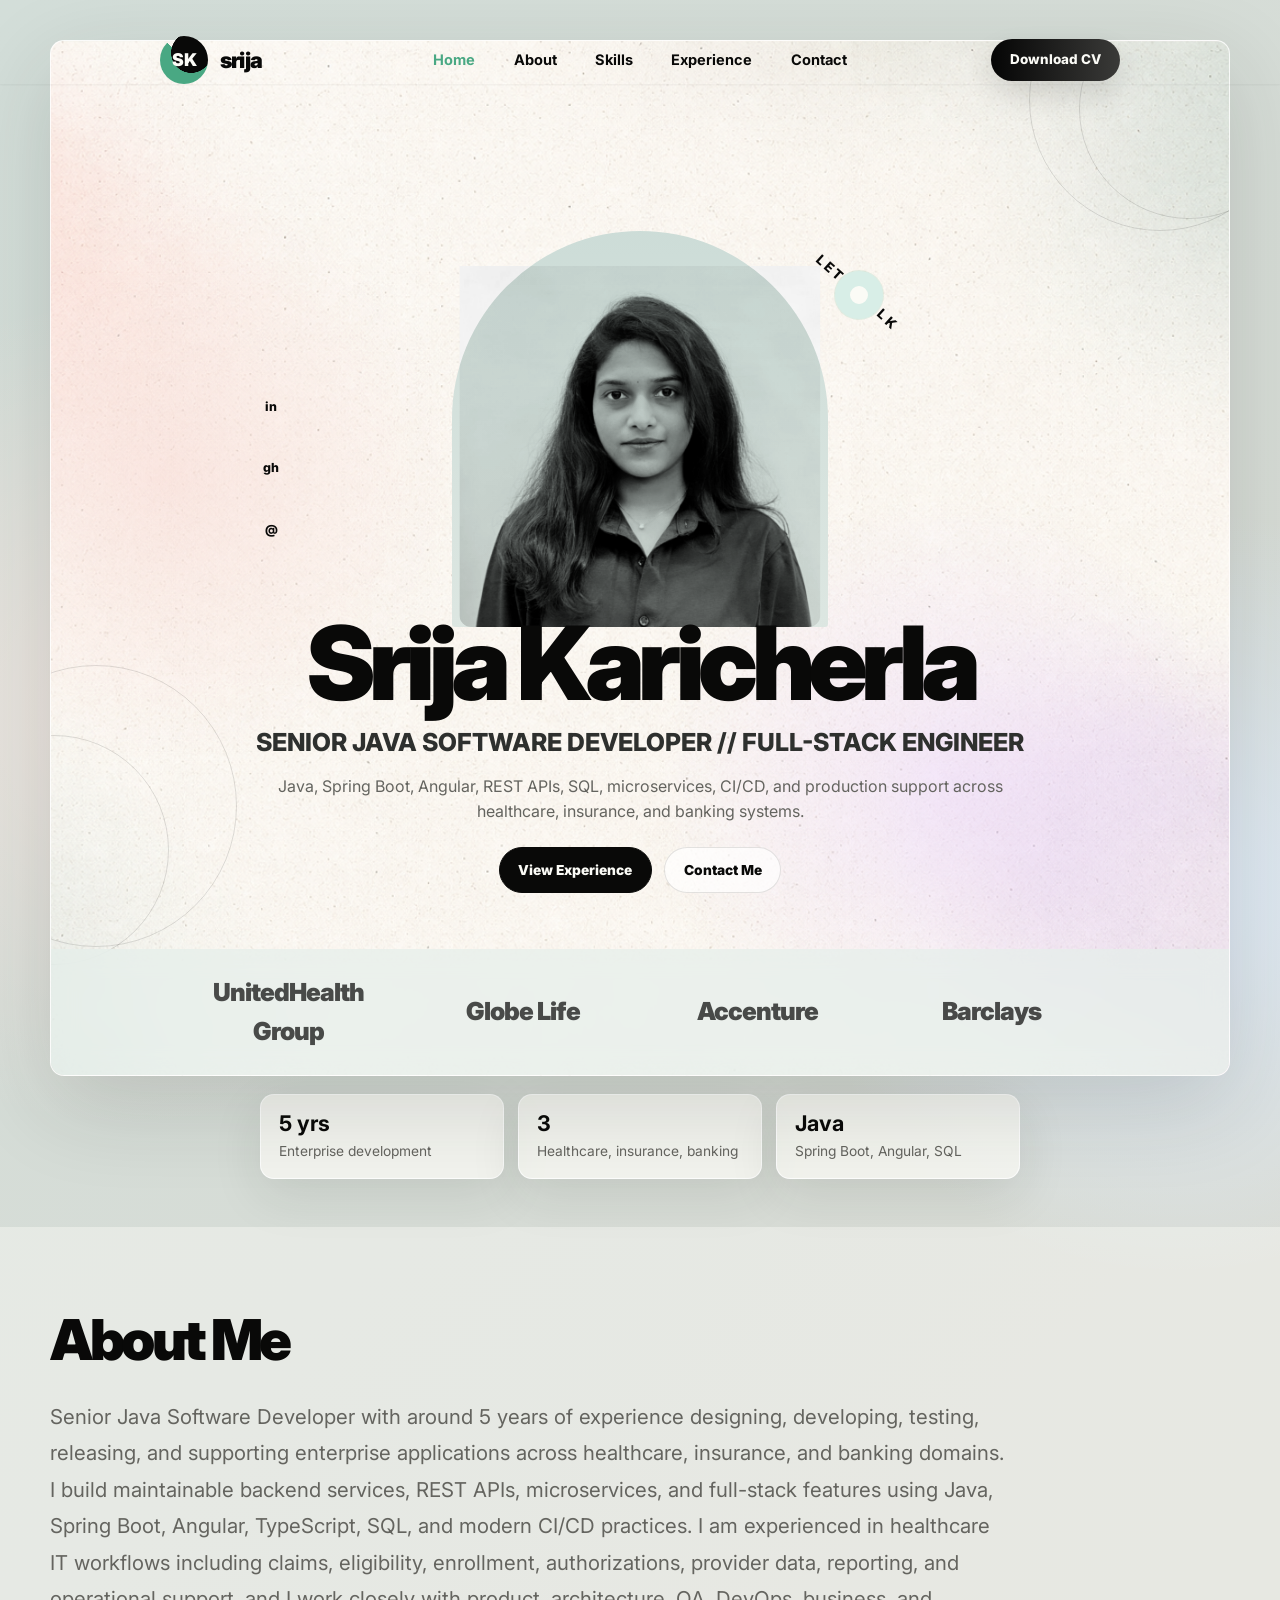
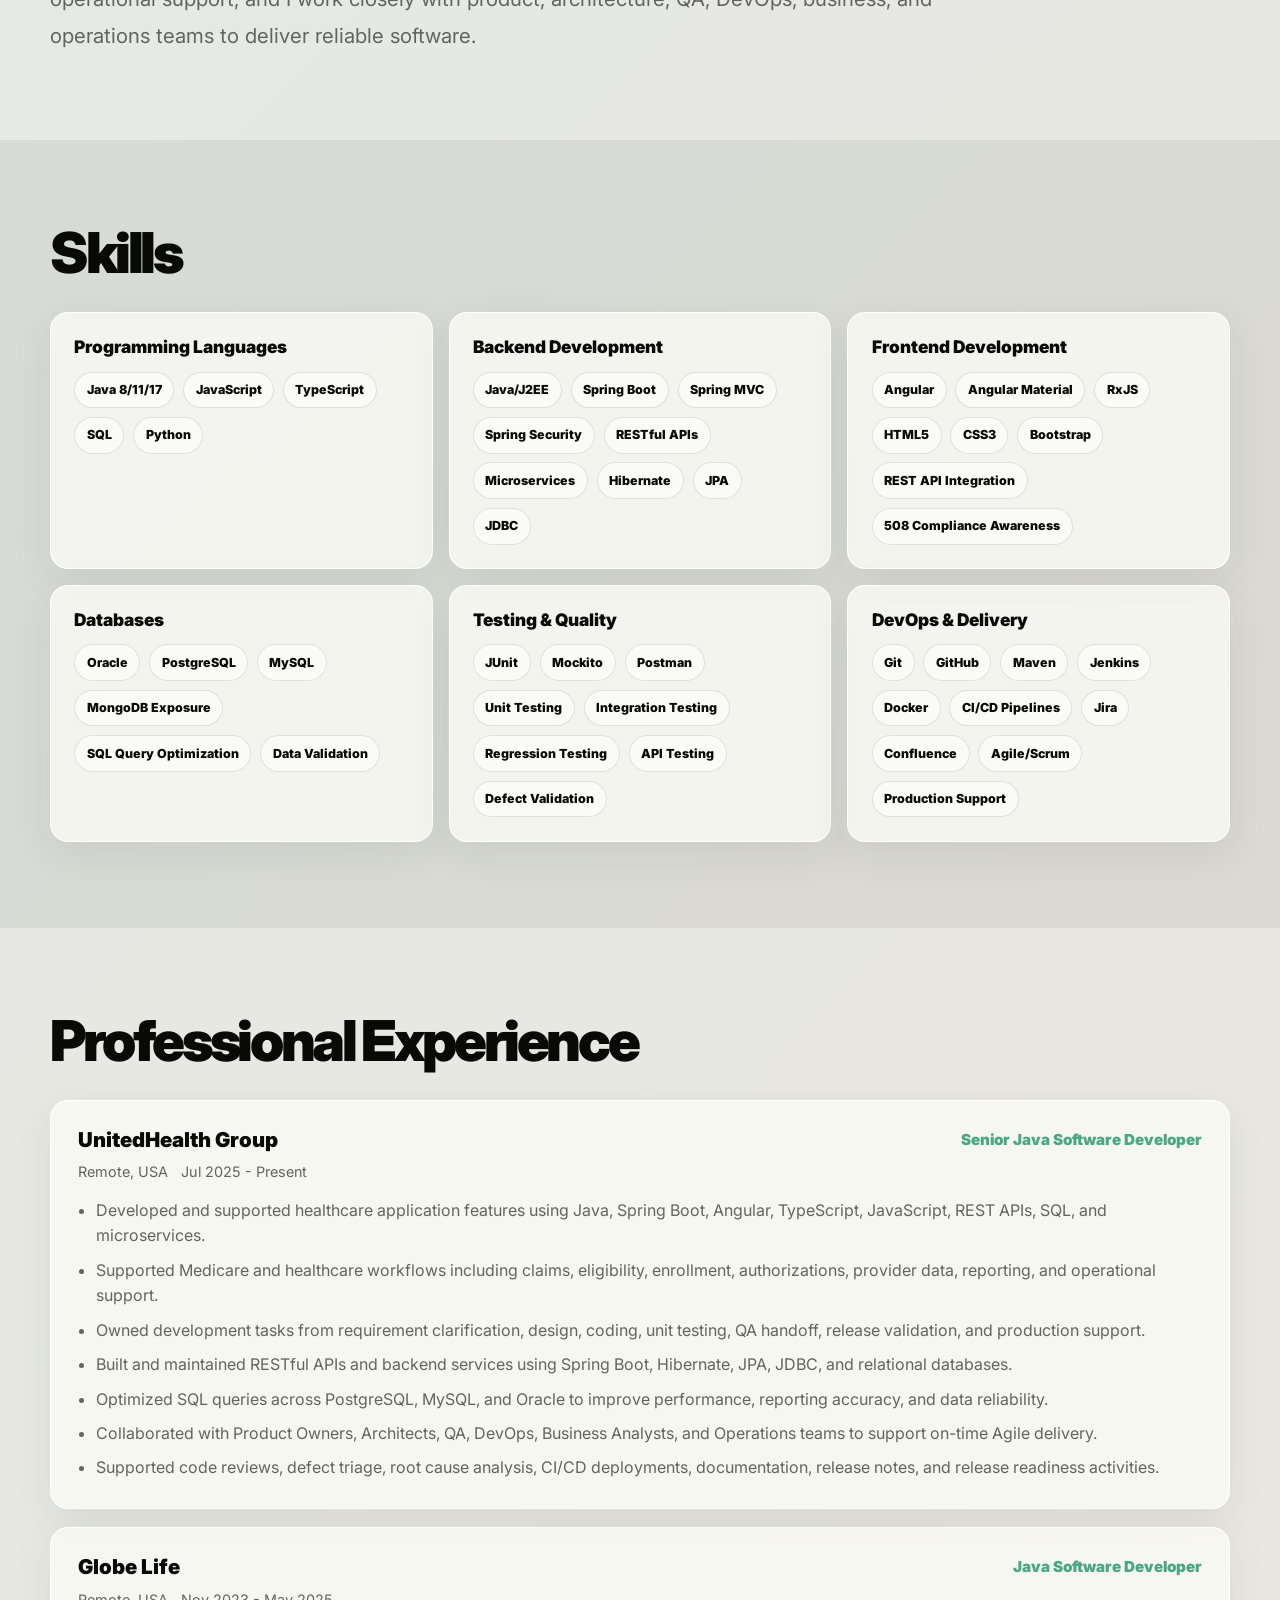
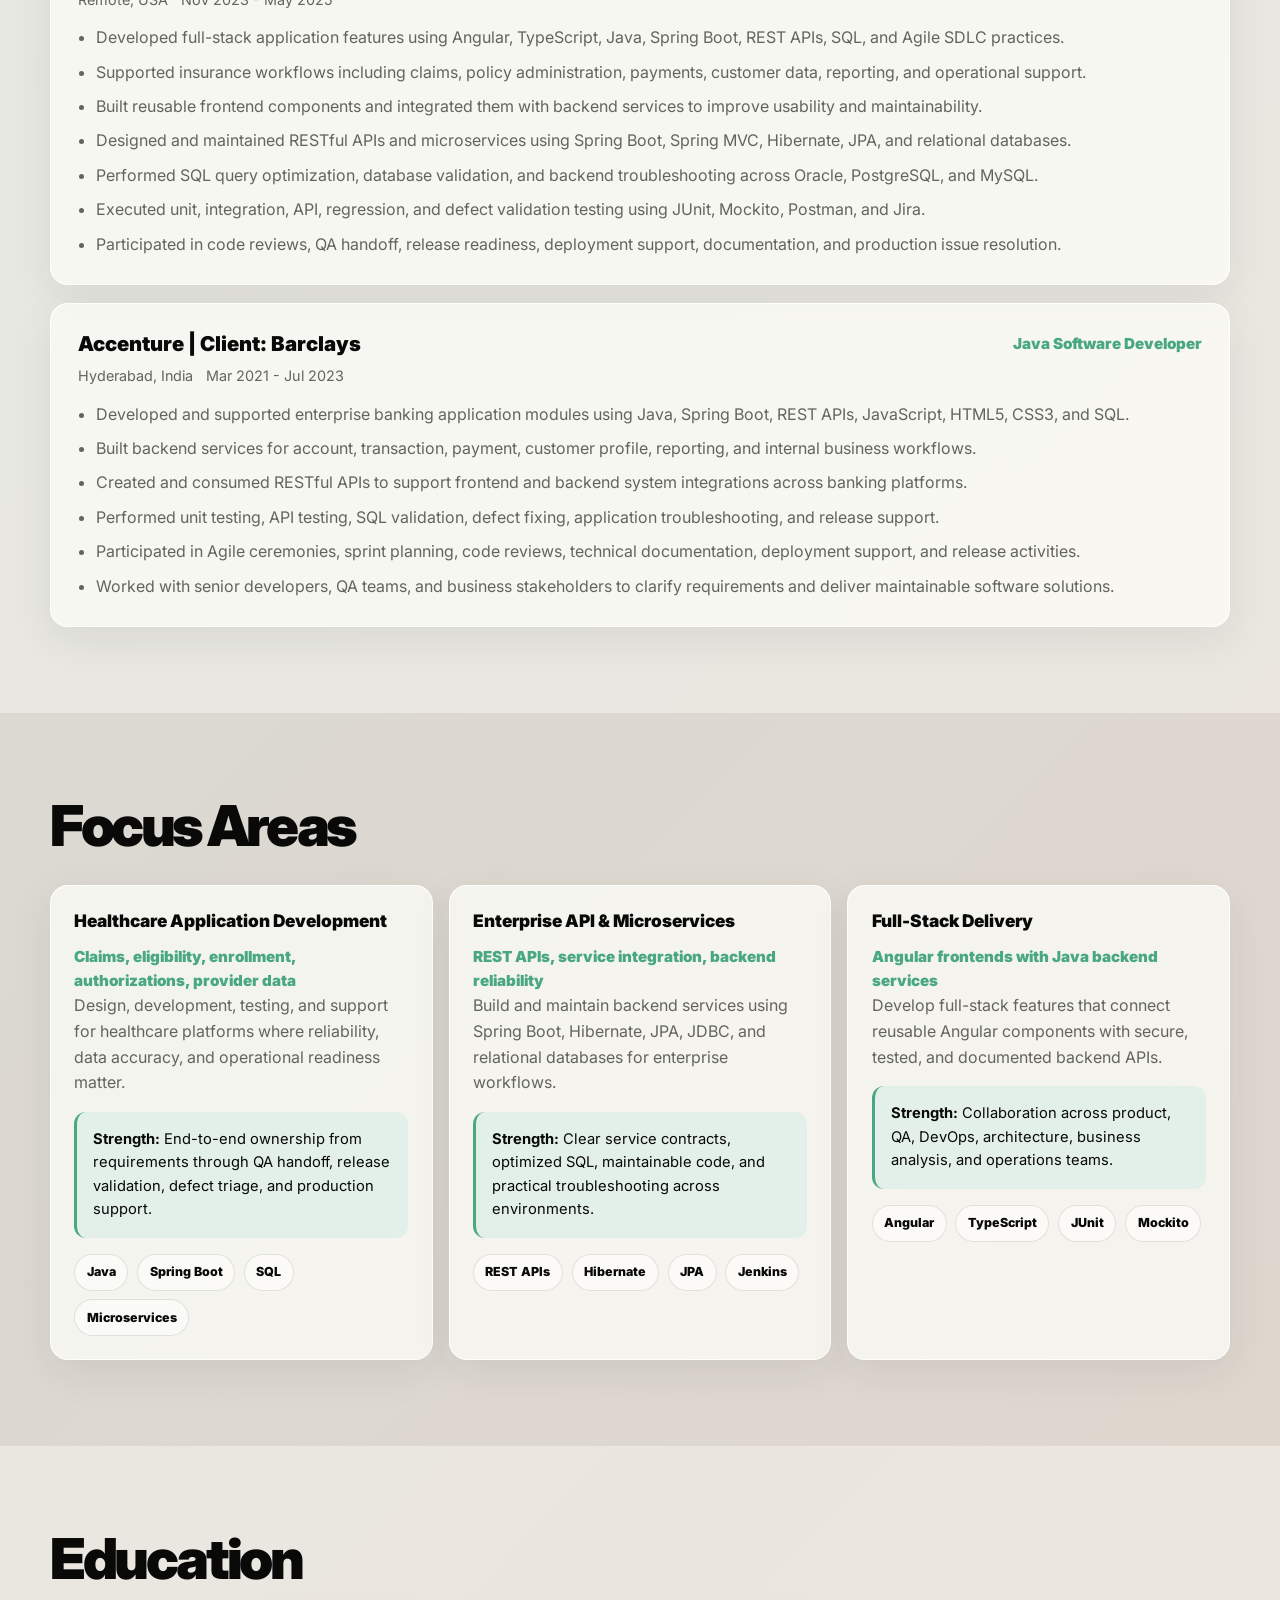
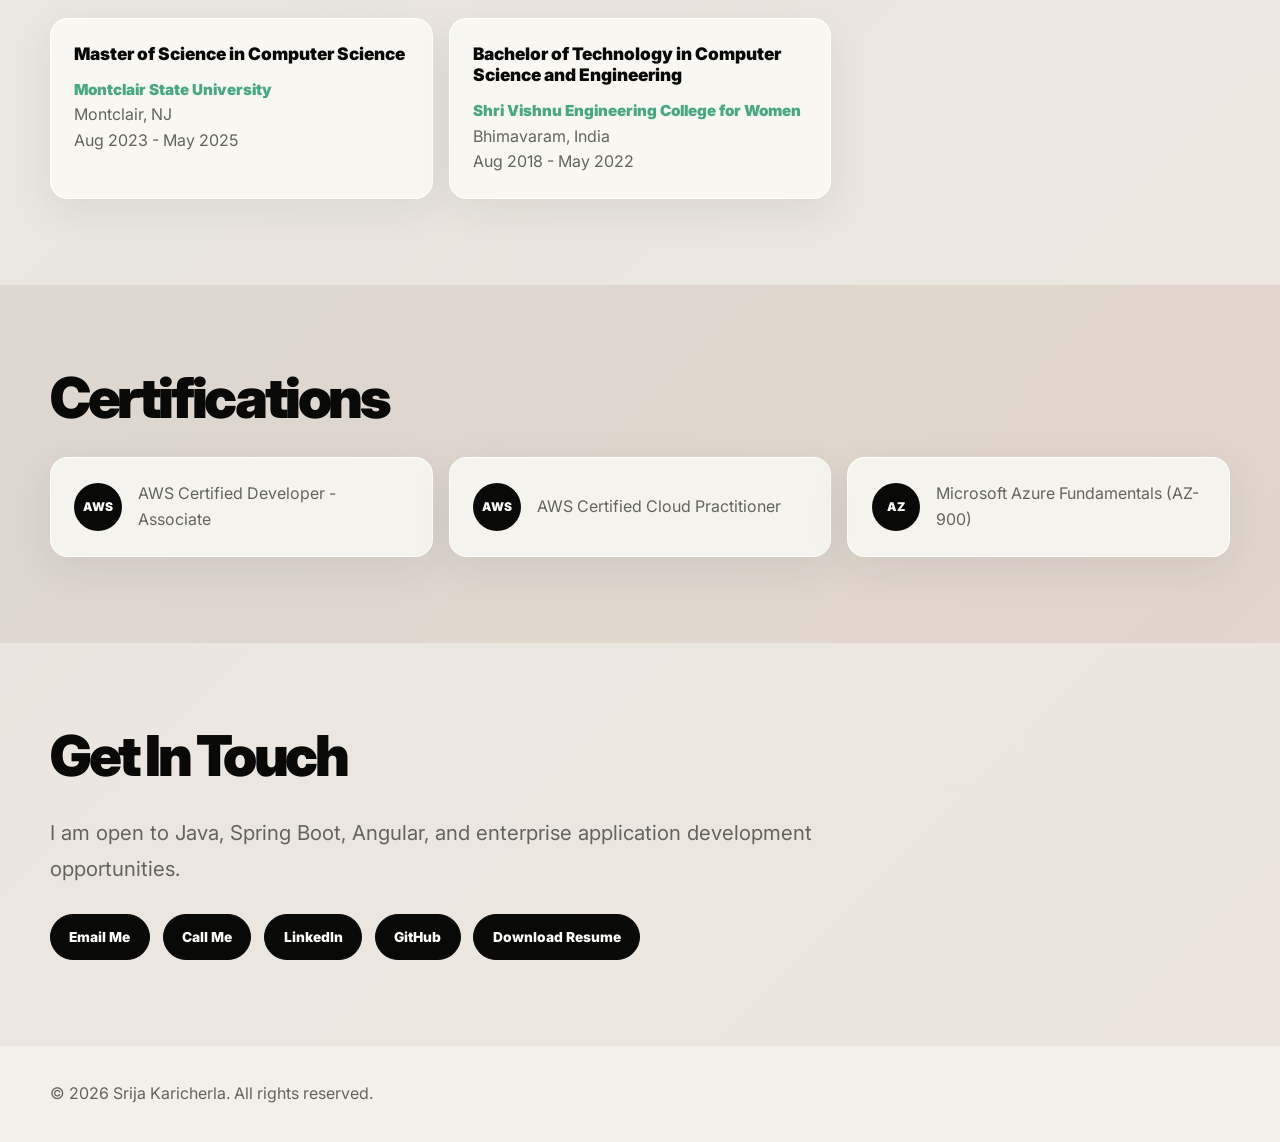
<file: index.html>
<!DOCTYPE html>
<html lang="en">
<head>
    <meta charset="UTF-8">
    <meta name="viewport" content="width=device-width, initial-scale=1.0">
    <title>Srija Karicherla | Senior Java Software Developer</title>
    <link rel="stylesheet" href="styles.css?v=20260707-redesign">
    <link rel="preconnect" href="https://fonts.googleapis.com">
    <link rel="preconnect" href="https://fonts.gstatic.com" crossorigin>
    <link href="https://fonts.googleapis.com/css2?family=Inter:wght@300;400;500;600;700&display=swap" rel="stylesheet">
</head>
<body>
    <nav class="navbar" id="navbar">
        <div class="nav-container">
            <a href="#home" class="nav-logo" aria-label="Srija Karicherla home">
                <span class="nav-mark">SK</span>
                <span class="nav-name">srija</span>
            </a>
            <ul class="nav-menu" id="nav-menu">
                <li><a href="#home" class="nav-link">Home</a></li>
                <li><a href="#about" class="nav-link">About</a></li>
                <li><a href="#skills" class="nav-link">Skills</a></li>
                <li><a href="#experience" class="nav-link">Experience</a></li>
                <li><a href="#contact" class="nav-link">Contact</a></li>
            </ul>
            <a href="Srija_Karicherla_Resume.pdf" download="Srija_Karicherla_Resume.pdf" class="nav-cta">Download CV</a>
            <div class="hamburger" id="hamburger">
                <span></span>
                <span></span>
                <span></span>
            </div>
        </div>
    </nav>

    <section id="home" class="hero">
        <div class="container">
            <div class="hero-card">
                <div class="hero-social" aria-label="Social links">
                    <a href="https://www.linkedin.com/in/srija-karicherla-01a4681b2/" target="_blank" aria-label="LinkedIn">in</a>
                    <a href="https://github.com/srijakaricherla" target="_blank" aria-label="GitHub">gh</a>
                    <a href="mailto:karicherlasrija28@gmail.com" aria-label="Email">@</a>
                </div>

                <div class="talk-orbit" aria-hidden="true">
                    <span>LET'S TALK</span>
                    <i></i>
                </div>

                <div class="corner-line corner-line-left" aria-hidden="true"></div>
                <div class="corner-line corner-line-right" aria-hidden="true"></div>

                <div class="hero-portrait-wrap">
                    <div class="portrait-arch"></div>
                    <img src="profile.jpg" alt="Srija Karicherla" class="hero-image">
                </div>

                <div class="hero-copy">
                    <h1 class="hero-name">Srija Karicherla</h1>
                    <p class="hero-title">Senior Java Software Developer // Full-Stack Engineer</p>
                    <p class="hero-summary">Java, Spring Boot, Angular, REST APIs, SQL, microservices, CI/CD, and production support across healthcare, insurance, and banking systems.</p>
                    <div class="hero-buttons">
                        <a href="#experience" class="btn btn-primary">View Experience</a>
                        <a href="#contact" class="btn btn-secondary">Contact Me</a>
                    </div>
                </div>

                <div class="brand-strip" aria-label="Professional experience highlights">
                    <span>UnitedHealth Group</span>
                    <span>Globe Life</span>
                    <span>Accenture</span>
                    <span>Barclays</span>
                </div>
            </div>

            <div class="hero-stats" aria-label="Career summary">
                <div>
                    <strong>5 yrs</strong>
                    <span>Enterprise development</span>
                </div>
                <div>
                    <strong>3</strong>
                    <span>Healthcare, insurance, banking</span>
                </div>
                <div>
                    <strong>Java</strong>
                    <span>Spring Boot, Angular, SQL</span>
                </div>
            </div>
        </div>
    </section>

    <section id="about" class="about">
        <div class="container">
            <h2 class="section-title">About Me</h2>
            <div class="about-content">
                <p class="about-text">
                    Senior Java Software Developer with around 5 years of experience designing, developing, testing, releasing, and supporting enterprise applications across healthcare, insurance, and banking domains. I build maintainable backend services, REST APIs, microservices, and full-stack features using Java, Spring Boot, Angular, TypeScript, SQL, and modern CI/CD practices. I am experienced in healthcare IT workflows including claims, eligibility, enrollment, authorizations, provider data, reporting, and operational support, and I work closely with product, architecture, QA, DevOps, business, and operations teams to deliver reliable software.
                </p>
            </div>
        </div>
    </section>

    <section id="skills" class="skills">
        <div class="container">
            <h2 class="section-title">Skills</h2>
            <div class="skills-grid">
                <div class="skill-category">
                    <h3 class="skill-category-title">Programming Languages</h3>
                    <div class="skill-tags">
                        <span class="skill-tag">Java 8/11/17</span>
                        <span class="skill-tag">JavaScript</span>
                        <span class="skill-tag">TypeScript</span>
                        <span class="skill-tag">SQL</span>
                        <span class="skill-tag">Python</span>
                    </div>
                </div>
                <div class="skill-category">
                    <h3 class="skill-category-title">Backend Development</h3>
                    <div class="skill-tags">
                        <span class="skill-tag">Java/J2EE</span>
                        <span class="skill-tag">Spring Boot</span>
                        <span class="skill-tag">Spring MVC</span>
                        <span class="skill-tag">Spring Security</span>
                        <span class="skill-tag">RESTful APIs</span>
                        <span class="skill-tag">Microservices</span>
                        <span class="skill-tag">Hibernate</span>
                        <span class="skill-tag">JPA</span>
                        <span class="skill-tag">JDBC</span>
                    </div>
                </div>
                <div class="skill-category">
                    <h3 class="skill-category-title">Frontend Development</h3>
                    <div class="skill-tags">
                        <span class="skill-tag">Angular</span>
                        <span class="skill-tag">Angular Material</span>
                        <span class="skill-tag">RxJS</span>
                        <span class="skill-tag">HTML5</span>
                        <span class="skill-tag">CSS3</span>
                        <span class="skill-tag">Bootstrap</span>
                        <span class="skill-tag">REST API Integration</span>
                        <span class="skill-tag">508 Compliance Awareness</span>
                    </div>
                </div>
                <div class="skill-category">
                    <h3 class="skill-category-title">Databases</h3>
                    <div class="skill-tags">
                        <span class="skill-tag">Oracle</span>
                        <span class="skill-tag">PostgreSQL</span>
                        <span class="skill-tag">MySQL</span>
                        <span class="skill-tag">MongoDB Exposure</span>
                        <span class="skill-tag">SQL Query Optimization</span>
                        <span class="skill-tag">Data Validation</span>
                    </div>
                </div>
                <div class="skill-category">
                    <h3 class="skill-category-title">Testing & Quality</h3>
                    <div class="skill-tags">
                        <span class="skill-tag">JUnit</span>
                        <span class="skill-tag">Mockito</span>
                        <span class="skill-tag">Postman</span>
                        <span class="skill-tag">Unit Testing</span>
                        <span class="skill-tag">Integration Testing</span>
                        <span class="skill-tag">Regression Testing</span>
                        <span class="skill-tag">API Testing</span>
                        <span class="skill-tag">Defect Validation</span>
                    </div>
                </div>
                <div class="skill-category">
                    <h3 class="skill-category-title">DevOps & Delivery</h3>
                    <div class="skill-tags">
                        <span class="skill-tag">Git</span>
                        <span class="skill-tag">GitHub</span>
                        <span class="skill-tag">Maven</span>
                        <span class="skill-tag">Jenkins</span>
                        <span class="skill-tag">Docker</span>
                        <span class="skill-tag">CI/CD Pipelines</span>
                        <span class="skill-tag">Jira</span>
                        <span class="skill-tag">Confluence</span>
                        <span class="skill-tag">Agile/Scrum</span>
                        <span class="skill-tag">Production Support</span>
                    </div>
                </div>
            </div>
        </div>
    </section>

    <section id="experience" class="experience">
        <div class="container">
            <h2 class="section-title">Professional Experience</h2>
            <div class="timeline">
                <div class="timeline-item">
                    <div class="timeline-marker"></div>
                    <div class="timeline-content">
                        <div class="timeline-header">
                            <h3 class="timeline-company">UnitedHealth Group</h3>
                            <span class="timeline-role">Senior Java Software Developer</span>
                        </div>
                        <div class="timeline-meta">
                            <span class="timeline-location">Remote, USA</span>
                            <span class="timeline-date">Jul 2025 - Present</span>
                        </div>
                        <ul class="timeline-duties">
                            <li>Developed and supported healthcare application features using Java, Spring Boot, Angular, TypeScript, JavaScript, REST APIs, SQL, and microservices.</li>
                            <li>Supported Medicare and healthcare workflows including claims, eligibility, enrollment, authorizations, provider data, reporting, and operational support.</li>
                            <li>Owned development tasks from requirement clarification, design, coding, unit testing, QA handoff, release validation, and production support.</li>
                            <li>Built and maintained RESTful APIs and backend services using Spring Boot, Hibernate, JPA, JDBC, and relational databases.</li>
                            <li>Optimized SQL queries across PostgreSQL, MySQL, and Oracle to improve performance, reporting accuracy, and data reliability.</li>
                            <li>Collaborated with Product Owners, Architects, QA, DevOps, Business Analysts, and Operations teams to support on-time Agile delivery.</li>
                            <li>Supported code reviews, defect triage, root cause analysis, CI/CD deployments, documentation, release notes, and release readiness activities.</li>
                        </ul>
                    </div>
                </div>
                <div class="timeline-item">
                    <div class="timeline-marker"></div>
                    <div class="timeline-content">
                        <div class="timeline-header">
                            <h3 class="timeline-company">Globe Life</h3>
                            <span class="timeline-role">Java Software Developer</span>
                        </div>
                        <div class="timeline-meta">
                            <span class="timeline-location">Remote, USA</span>
                            <span class="timeline-date">Nov 2023 - May 2025</span>
                        </div>
                        <ul class="timeline-duties">
                            <li>Developed full-stack application features using Angular, TypeScript, Java, Spring Boot, REST APIs, SQL, and Agile SDLC practices.</li>
                            <li>Supported insurance workflows including claims, policy administration, payments, customer data, reporting, and operational support.</li>
                            <li>Built reusable frontend components and integrated them with backend services to improve usability and maintainability.</li>
                            <li>Designed and maintained RESTful APIs and microservices using Spring Boot, Spring MVC, Hibernate, JPA, and relational databases.</li>
                            <li>Performed SQL query optimization, database validation, and backend troubleshooting across Oracle, PostgreSQL, and MySQL.</li>
                            <li>Executed unit, integration, API, regression, and defect validation testing using JUnit, Mockito, Postman, and Jira.</li>
                            <li>Participated in code reviews, QA handoff, release readiness, deployment support, documentation, and production issue resolution.</li>
                        </ul>
                    </div>
                </div>
                <div class="timeline-item">
                    <div class="timeline-marker"></div>
                    <div class="timeline-content">
                        <div class="timeline-header">
                            <h3 class="timeline-company">Accenture | Client: Barclays</h3>
                            <span class="timeline-role">Java Software Developer</span>
                        </div>
                        <div class="timeline-meta">
                            <span class="timeline-location">Hyderabad, India</span>
                            <span class="timeline-date">Mar 2021 - Jul 2023</span>
                        </div>
                        <ul class="timeline-duties">
                            <li>Developed and supported enterprise banking application modules using Java, Spring Boot, REST APIs, JavaScript, HTML5, CSS3, and SQL.</li>
                            <li>Built backend services for account, transaction, payment, customer profile, reporting, and internal business workflows.</li>
                            <li>Created and consumed RESTful APIs to support frontend and backend system integrations across banking platforms.</li>
                            <li>Performed unit testing, API testing, SQL validation, defect fixing, application troubleshooting, and release support.</li>
                            <li>Participated in Agile ceremonies, sprint planning, code reviews, technical documentation, deployment support, and release activities.</li>
                            <li>Worked with senior developers, QA teams, and business stakeholders to clarify requirements and deliver maintainable software solutions.</li>
                        </ul>
                    </div>
                </div>
            </div>
        </div>
    </section>

    <section id="projects" class="projects">
        <div class="container">
            <h2 class="section-title">Focus Areas</h2>
            <div class="projects-grid">
                <div class="project-card">
                    <h3 class="project-title">Healthcare Application Development</h3>
                    <p class="project-subtitle">Claims, eligibility, enrollment, authorizations, provider data</p>
                    <p class="project-description">
                        Design, development, testing, and support for healthcare platforms where reliability, data accuracy, and operational readiness matter.
                    </p>
                    <div class="project-highlight">
                        <strong>Strength:</strong> End-to-end ownership from requirements through QA handoff, release validation, defect triage, and production support.
                    </div>
                    <div class="project-tags">
                        <span class="project-tag">Java</span>
                        <span class="project-tag">Spring Boot</span>
                        <span class="project-tag">SQL</span>
                        <span class="project-tag">Microservices</span>
                    </div>
                </div>
                <div class="project-card">
                    <h3 class="project-title">Enterprise API & Microservices</h3>
                    <p class="project-subtitle">REST APIs, service integration, backend reliability</p>
                    <p class="project-description">
                        Build and maintain backend services using Spring Boot, Hibernate, JPA, JDBC, and relational databases for enterprise workflows.
                    </p>
                    <div class="project-highlight">
                        <strong>Strength:</strong> Clear service contracts, optimized SQL, maintainable code, and practical troubleshooting across environments.
                    </div>
                    <div class="project-tags">
                        <span class="project-tag">REST APIs</span>
                        <span class="project-tag">Hibernate</span>
                        <span class="project-tag">JPA</span>
                        <span class="project-tag">Jenkins</span>
                    </div>
                </div>
                <div class="project-card">
                    <h3 class="project-title">Full-Stack Delivery</h3>
                    <p class="project-subtitle">Angular frontends with Java backend services</p>
                    <p class="project-description">
                        Develop full-stack features that connect reusable Angular components with secure, tested, and documented backend APIs.
                    </p>
                    <div class="project-highlight">
                        <strong>Strength:</strong> Collaboration across product, QA, DevOps, architecture, business analysis, and operations teams.
                    </div>
                    <div class="project-tags">
                        <span class="project-tag">Angular</span>
                        <span class="project-tag">TypeScript</span>
                        <span class="project-tag">JUnit</span>
                        <span class="project-tag">Mockito</span>
                    </div>
                </div>
            </div>
        </div>
    </section>

    <section id="education" class="education">
        <div class="container">
            <h2 class="section-title">Education</h2>
            <div class="education-grid">
                <div class="education-card">
                    <h3 class="education-degree">Master of Science in Computer Science</h3>
                    <p class="education-school">Montclair State University</p>
                    <p class="education-location">Montclair, NJ</p>
                    <p class="education-date">Aug 2023 - May 2025</p>
                </div>
                <div class="education-card">
                    <h3 class="education-degree">Bachelor of Technology in Computer Science and Engineering</h3>
                    <p class="education-school">Shri Vishnu Engineering College for Women</p>
                    <p class="education-location">Bhimavaram, India</p>
                    <p class="education-date">Aug 2018 - May 2022</p>
                </div>
            </div>
        </div>
    </section>

    <section id="certifications" class="certifications">
        <div class="container">
            <h2 class="section-title">Certifications</h2>
            <div class="certifications-grid">
                <div class="certification-item">
                    <span class="cert-icon">AWS</span>
                    <span class="cert-name">AWS Certified Developer - Associate</span>
                </div>
                <div class="certification-item">
                    <span class="cert-icon">AWS</span>
                    <span class="cert-name">AWS Certified Cloud Practitioner</span>
                </div>
                <div class="certification-item">
                    <span class="cert-icon">AZ</span>
                    <span class="cert-name">Microsoft Azure Fundamentals (AZ-900)</span>
                </div>
            </div>
        </div>
    </section>

    <section id="contact" class="contact">
        <div class="container">
            <h2 class="section-title">Get In Touch</h2>
            <div class="contact-content">
                <p class="contact-text">I am open to Java, Spring Boot, Angular, and enterprise application development opportunities.</p>
                <div class="contact-links">
                    <a href="mailto:karicherlasrija28@gmail.com" class="contact-button">
                        Email Me
                    </a>
                    <a href="tel:+17377078937" class="contact-button">
                        Call Me
                    </a>
                    <a href="https://www.linkedin.com/in/srija-karicherla-01a4681b2/" target="_blank" class="contact-button">
                        LinkedIn
                    </a>
                    <a href="https://github.com/srijakaricherla" target="_blank" class="contact-button">
                        GitHub
                    </a>
                    <a href="Srija_Karicherla_Resume.pdf" download="Srija_Karicherla_Resume.pdf" class="contact-button">
                        Download Resume
                    </a>
                </div>
            </div>
        </div>
    </section>

    <footer class="footer">
        <div class="container">
            <p>&copy; 2026 Srija Karicherla. All rights reserved.</p>
        </div>
    </footer>

    <script src="script.js"></script>
</body>
</html>
</file>
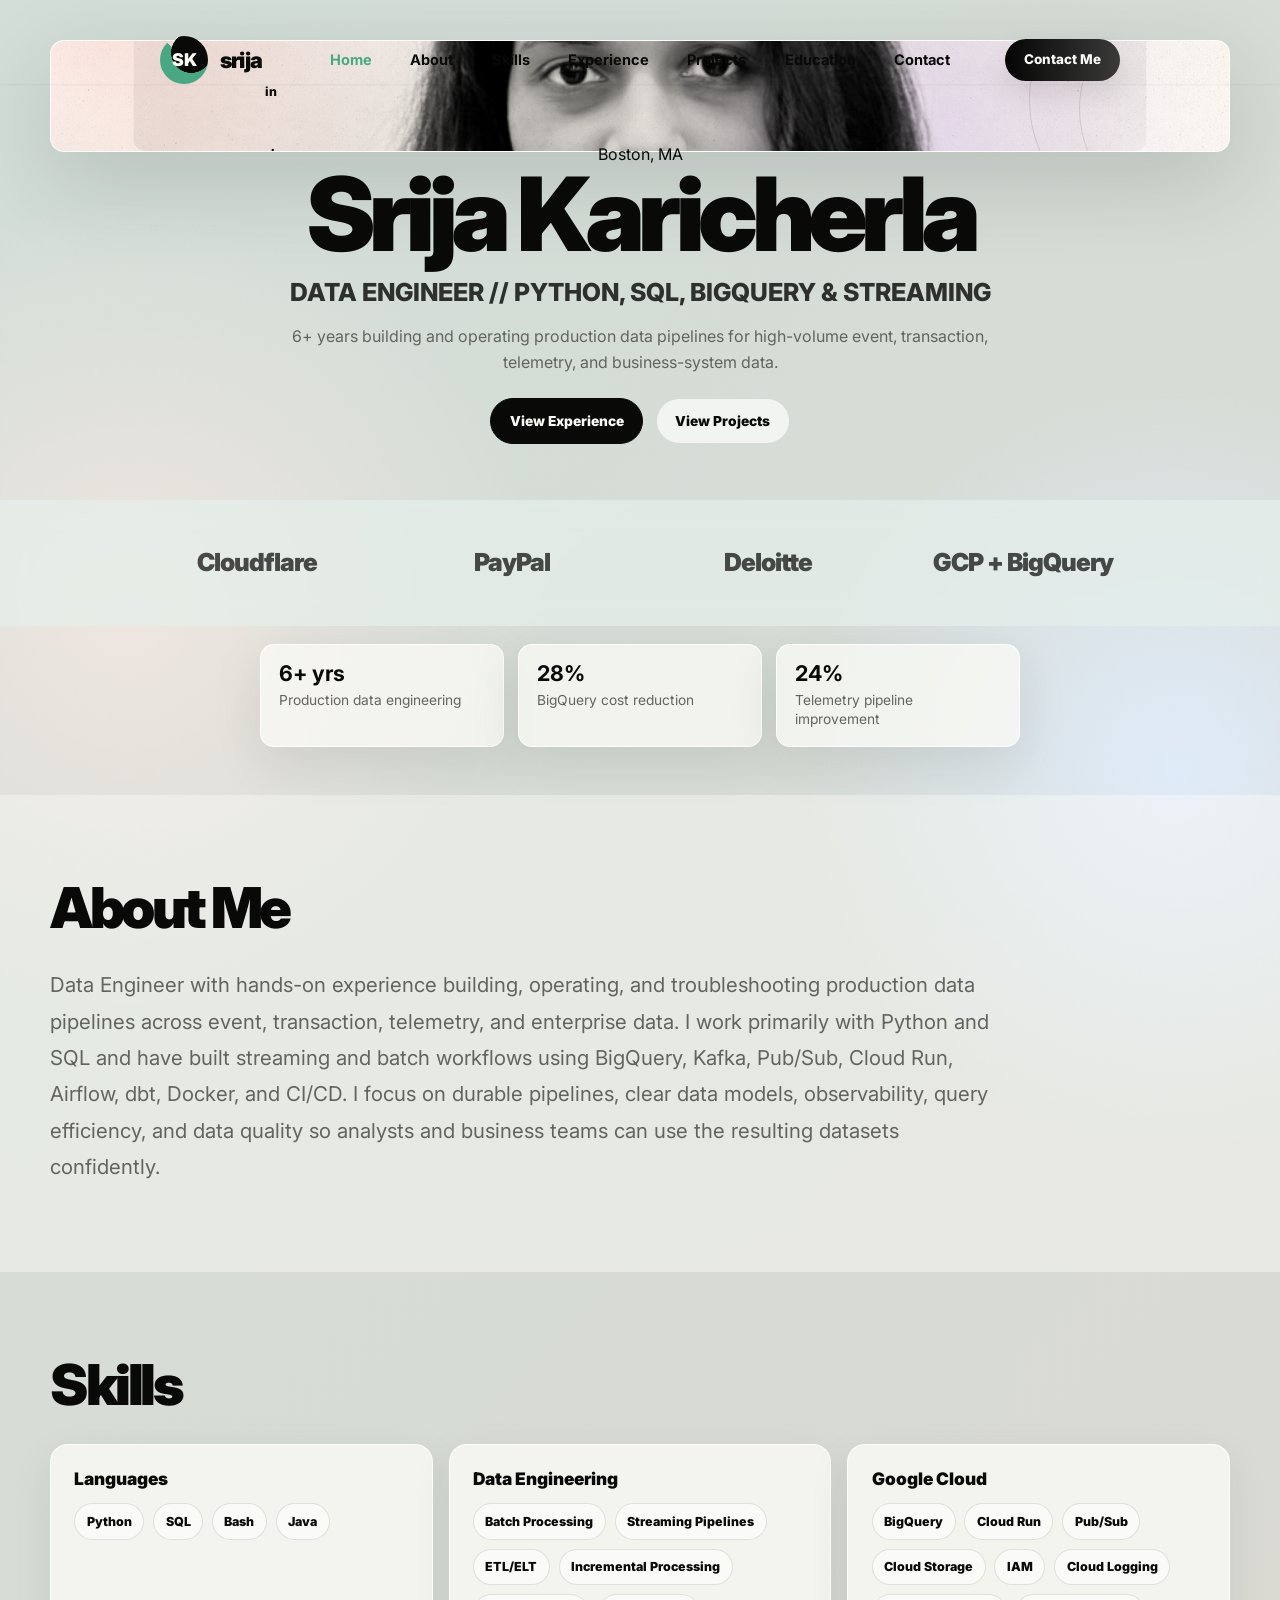
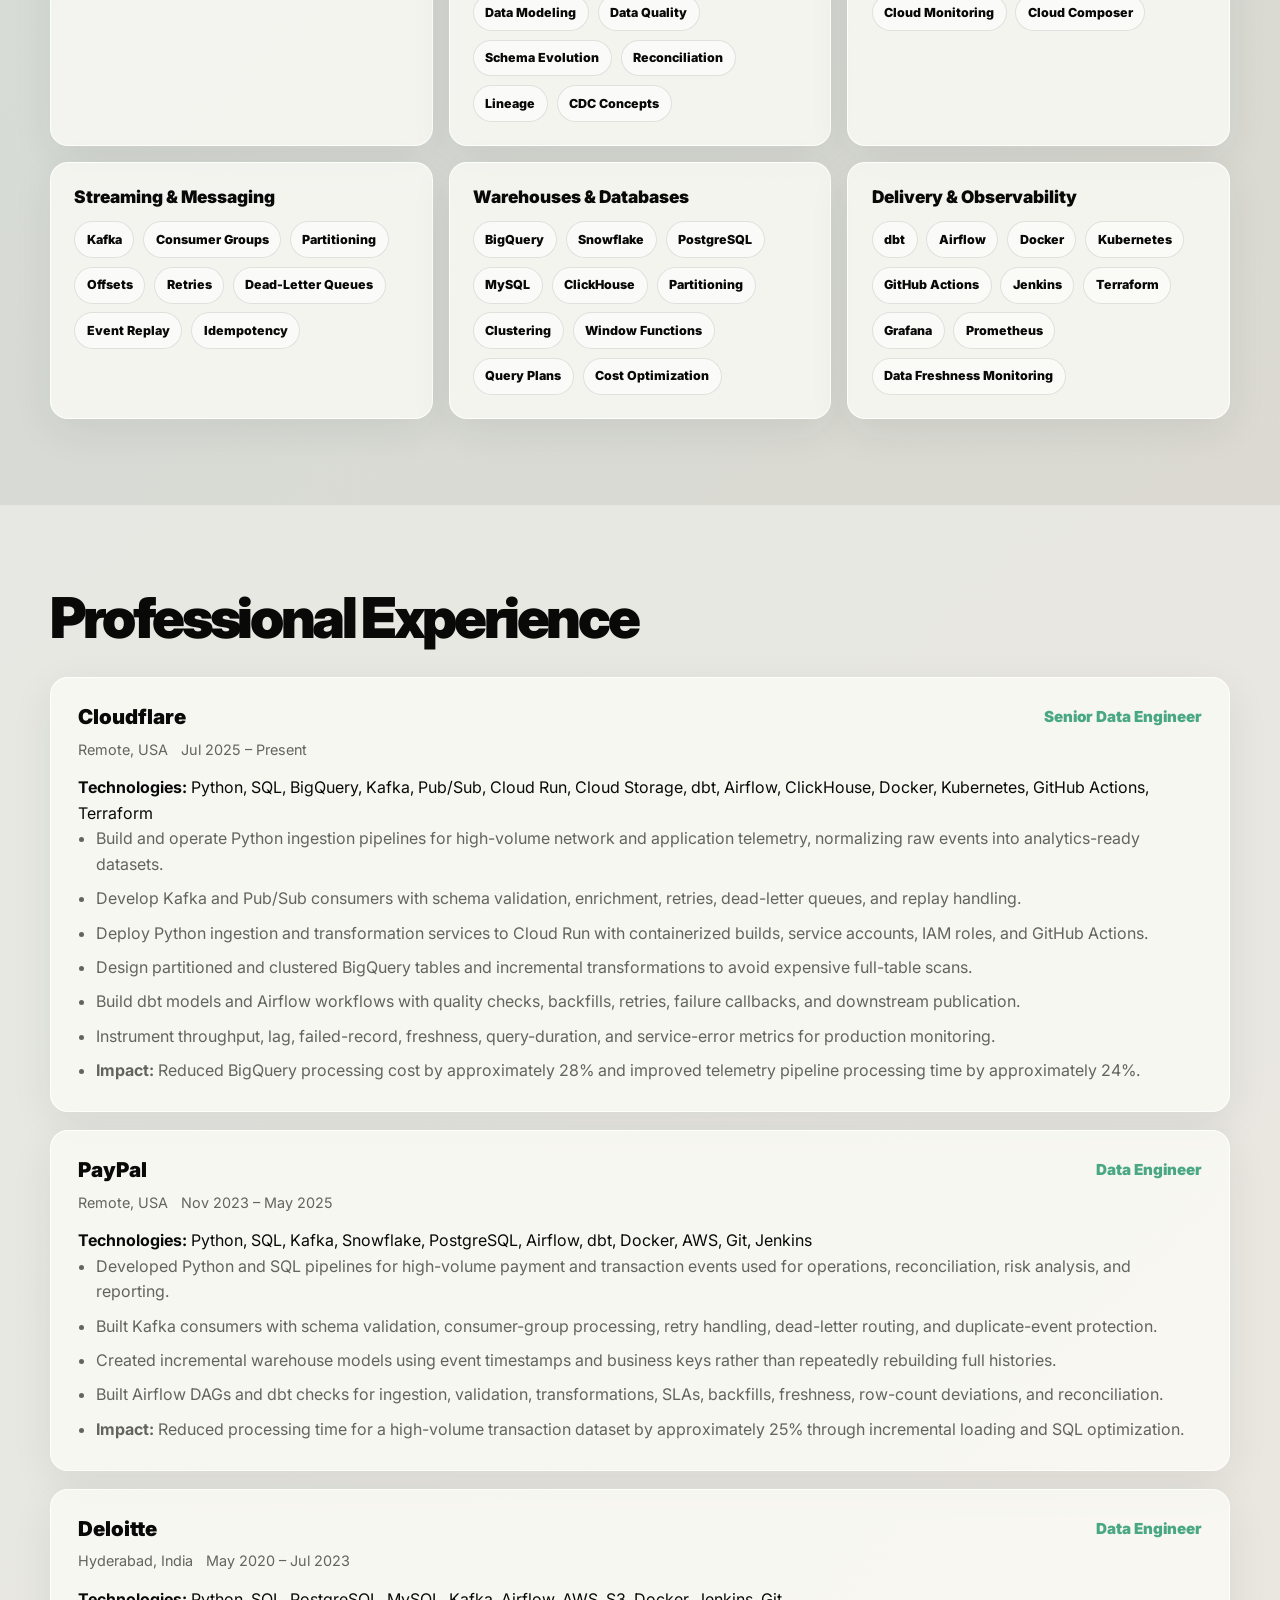
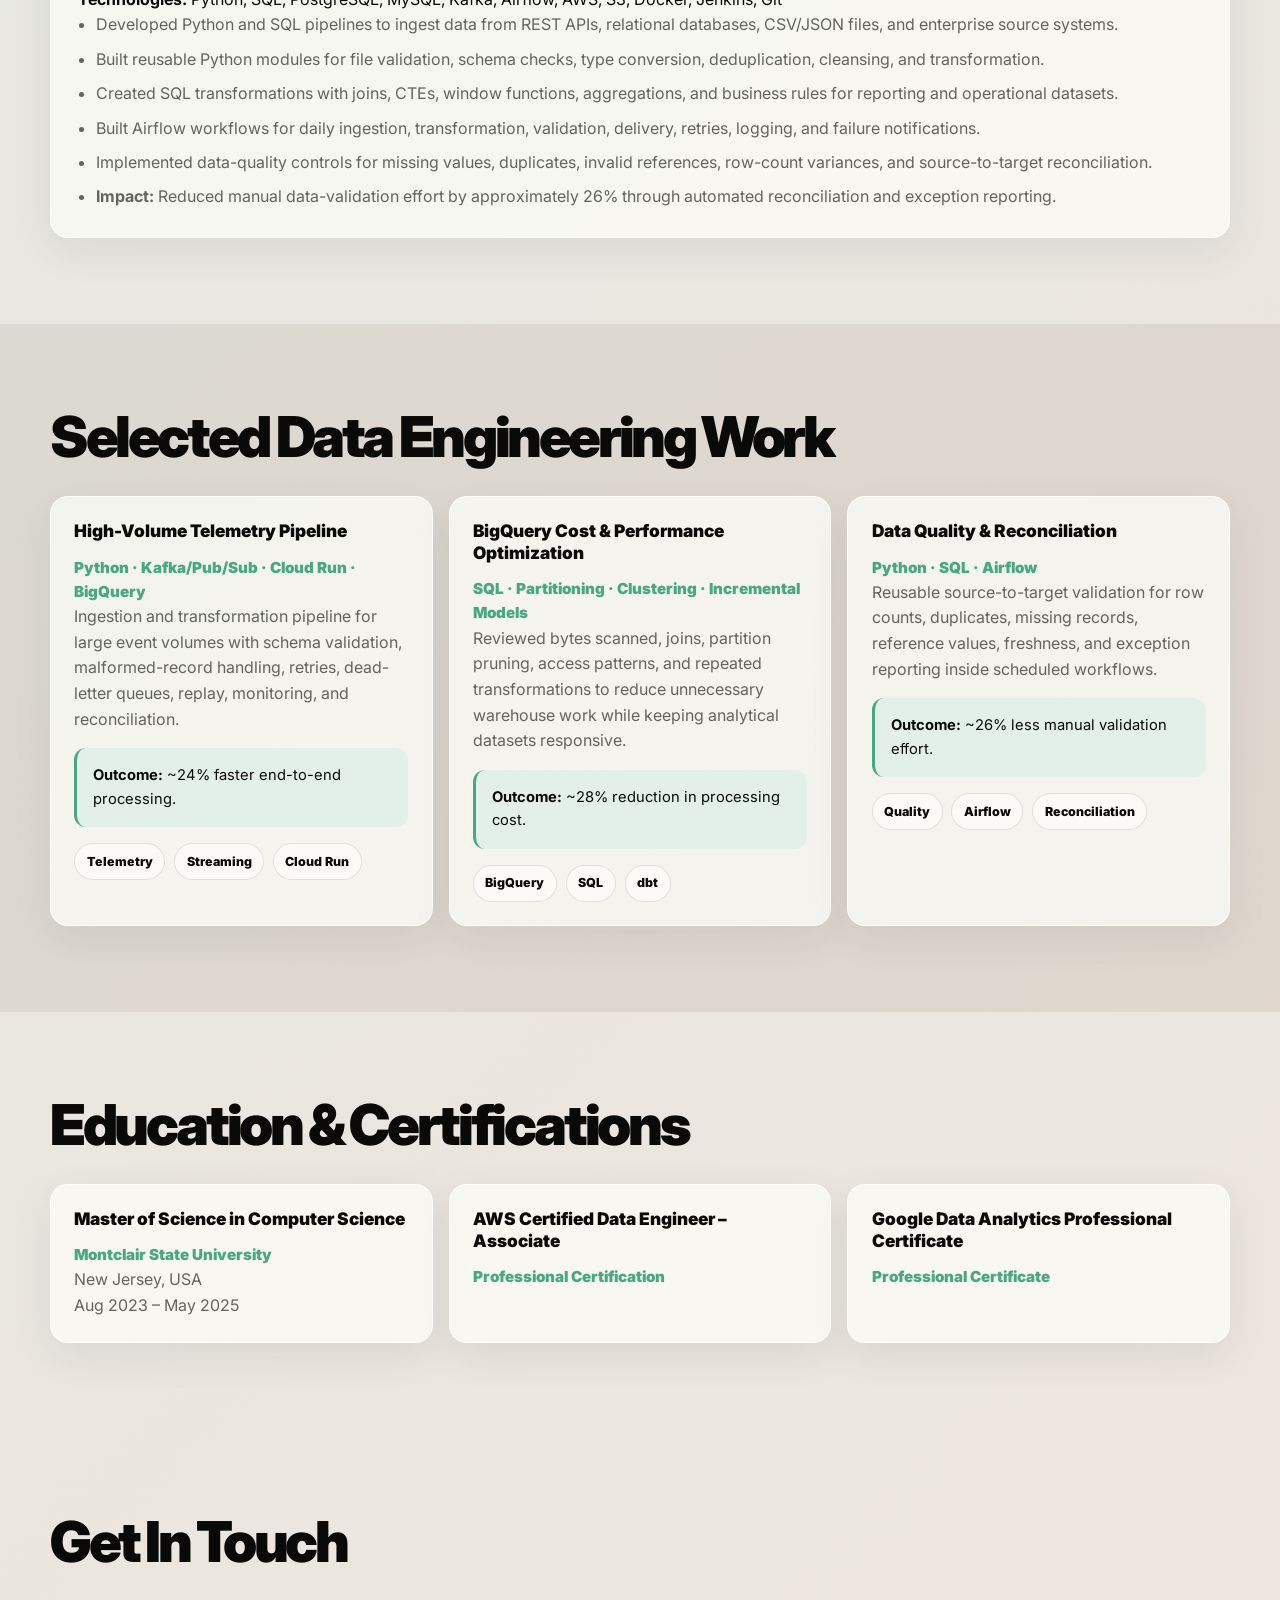
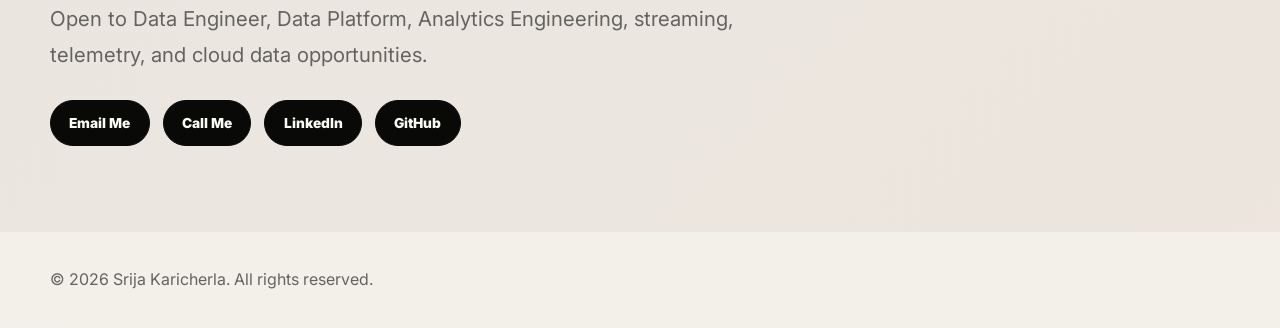
<file: index (6).html>
<!DOCTYPE html>
<html lang="en">
<head>
  <meta charset="UTF-8">
  <meta name="viewport" content="width=device-width, initial-scale=1.0">
  <meta name="description" content="Srija Karicherla - Data Engineer portfolio focused on Python, SQL, BigQuery, streaming, and production data systems.">
  <title>Srija Karicherla Portfolio</title>
  <link rel="stylesheet" href="styles.css">
  <link rel="preconnect" href="https://fonts.googleapis.com">
  <link rel="preconnect" href="https://fonts.gstatic.com" crossorigin>
  <link href="https://fonts.googleapis.com/css2?family=Inter:wght@300;400;500;600;700;800;900&display=swap" rel="stylesheet">
</head>
<body>
  <nav class="navbar" id="navbar">
    <div class="nav-container">
      <a href="#home" class="nav-logo" aria-label="Srija Karicherla home">
        <span class="nav-mark">SK</span>
        <span class="nav-name">srija</span>
      </a>
      <ul class="nav-menu" id="nav-menu">
        <li><a href="#home" class="nav-link">Home</a></li>
        <li><a href="#about" class="nav-link">About</a></li>
        <li><a href="#skills" class="nav-link">Skills</a></li>
        <li><a href="#experience" class="nav-link">Experience</a></li>
        <li><a href="#projects" class="nav-link">Projects</a></li>
        <li><a href="#education" class="nav-link">Education</a></li>
        <li><a href="#contact" class="nav-link">Contact</a></li>
      </ul>
      <a href="#contact" class="nav-cta">Contact Me</a>
      <button class="hamburger" id="hamburger" aria-label="Open menu" aria-controls="nav-menu">
        <span></span><span></span><span></span>
      </button>
    </div>
  </nav>

  <main>
    <section id="home" class="hero">
      <div class="container">
        <div class="hero-card">
          <div class="hero-social" aria-label="Social links">
            <a href="https://www.linkedin.com/in/srija-karicherla-01a4681b2/" target="_blank" rel="noreferrer" aria-label="LinkedIn">in</a>
            <a href="https://github.com/srijakaricherla" target="_blank" rel="noreferrer" aria-label="GitHub">gh</a>
            <a href="mailto:srijakaricherla28@gmail.com" aria-label="Email">@</a>
          </div>

          <div class="talk-orbit" aria-hidden="true"><span>DATA · CLOUD</span><i></i></div>
          <div class="corner-line corner-line-left"></div>
          <div class="corner-line corner-line-right"></div>

          <img src="profile.jpg" alt="Srija Karicherla" class="hero-image">
          </div>

          <div class="hero-copy">
            <p class="hero-kicker">Boston, MA</p>
            <h1 class="hero-name">Srija Karicherla</h1>
            <p class="hero-title">Data Engineer // Python, SQL, BigQuery & Streaming</p>
            <p class="hero-summary">6+ years building and operating production data pipelines for high-volume event, transaction, telemetry, and business-system data.</p>
            <div class="hero-buttons">
              <a href="#experience" class="btn btn-primary">View Experience</a>
              <a href="#projects" class="btn btn-secondary">View Projects</a>
            </div>
          </div>

          <div class="brand-strip" aria-label="Professional experience highlights">
            <span>Cloudflare</span>
            <span>PayPal</span>
            <span>Deloitte</span>
            <span>GCP + BigQuery</span>
          </div>
        </div>

        <div class="hero-stats">
          <div><strong>6+ yrs</strong><span>Production data engineering</span></div>
          <div><strong>28%</strong><span>BigQuery cost reduction</span></div>
          <div><strong>24%</strong><span>Telemetry pipeline improvement</span></div>
        </div>
      </div>
    </section>

    <section id="about" class="about">
      <div class="container">
        <h2 class="section-title">About Me</h2>
        <div class="about-content">
          <p class="about-text">Data Engineer with hands-on experience building, operating, and troubleshooting production data pipelines across event, transaction, telemetry, and enterprise data. I work primarily with Python and SQL and have built streaming and batch workflows using BigQuery, Kafka, Pub/Sub, Cloud Run, Airflow, dbt, Docker, and CI/CD. I focus on durable pipelines, clear data models, observability, query efficiency, and data quality so analysts and business teams can use the resulting datasets confidently.</p>
        </div>
      </div>
    </section>

    <section id="skills" class="skills">
      <div class="container">
        <h2 class="section-title">Skills</h2>
        <div class="skills-grid">
          <div class="skill-category"><h3 class="skill-category-title">Languages</h3><div class="skill-tags"><span class="skill-tag">Python</span><span class="skill-tag">SQL</span><span class="skill-tag">Bash</span><span class="skill-tag">Java</span></div></div>
          <div class="skill-category"><h3 class="skill-category-title">Data Engineering</h3><div class="skill-tags"><span class="skill-tag">Batch Processing</span><span class="skill-tag">Streaming Pipelines</span><span class="skill-tag">ETL/ELT</span><span class="skill-tag">Incremental Processing</span><span class="skill-tag">Data Modeling</span><span class="skill-tag">Data Quality</span><span class="skill-tag">Schema Evolution</span><span class="skill-tag">Reconciliation</span><span class="skill-tag">Lineage</span><span class="skill-tag">CDC Concepts</span></div></div>
          <div class="skill-category"><h3 class="skill-category-title">Google Cloud</h3><div class="skill-tags"><span class="skill-tag">BigQuery</span><span class="skill-tag">Cloud Run</span><span class="skill-tag">Pub/Sub</span><span class="skill-tag">Cloud Storage</span><span class="skill-tag">IAM</span><span class="skill-tag">Cloud Logging</span><span class="skill-tag">Cloud Monitoring</span><span class="skill-tag">Cloud Composer</span></div></div>
          <div class="skill-category"><h3 class="skill-category-title">Streaming & Messaging</h3><div class="skill-tags"><span class="skill-tag">Kafka</span><span class="skill-tag">Consumer Groups</span><span class="skill-tag">Partitioning</span><span class="skill-tag">Offsets</span><span class="skill-tag">Retries</span><span class="skill-tag">Dead-Letter Queues</span><span class="skill-tag">Event Replay</span><span class="skill-tag">Idempotency</span></div></div>
          <div class="skill-category"><h3 class="skill-category-title">Warehouses & Databases</h3><div class="skill-tags"><span class="skill-tag">BigQuery</span><span class="skill-tag">Snowflake</span><span class="skill-tag">PostgreSQL</span><span class="skill-tag">MySQL</span><span class="skill-tag">ClickHouse</span><span class="skill-tag">Partitioning</span><span class="skill-tag">Clustering</span><span class="skill-tag">Window Functions</span><span class="skill-tag">Query Plans</span><span class="skill-tag">Cost Optimization</span></div></div>
          <div class="skill-category"><h3 class="skill-category-title">Delivery & Observability</h3><div class="skill-tags"><span class="skill-tag">dbt</span><span class="skill-tag">Airflow</span><span class="skill-tag">Docker</span><span class="skill-tag">Kubernetes</span><span class="skill-tag">GitHub Actions</span><span class="skill-tag">Jenkins</span><span class="skill-tag">Terraform</span><span class="skill-tag">Grafana</span><span class="skill-tag">Prometheus</span><span class="skill-tag">Data Freshness Monitoring</span></div></div>
        </div>
      </div>
    </section>

    <section id="experience" class="experience">
      <div class="container">
        <h2 class="section-title">Professional Experience</h2>
        <div class="timeline">
          <div class="timeline-item"><div class="timeline-content">
            <div class="timeline-header"><h3 class="timeline-company">Cloudflare</h3><span class="timeline-role">Senior Data Engineer</span></div>
            <div class="timeline-meta"><span>Remote, USA</span><span>Jul 2025 – Present</span></div>
            <p class="tech-line"><strong>Technologies:</strong> Python, SQL, BigQuery, Kafka, Pub/Sub, Cloud Run, Cloud Storage, dbt, Airflow, ClickHouse, Docker, Kubernetes, GitHub Actions, Terraform</p>
            <ul class="timeline-duties">
              <li>Build and operate Python ingestion pipelines for high-volume network and application telemetry, normalizing raw events into analytics-ready datasets.</li>
              <li>Develop Kafka and Pub/Sub consumers with schema validation, enrichment, retries, dead-letter queues, and replay handling.</li>
              <li>Deploy Python ingestion and transformation services to Cloud Run with containerized builds, service accounts, IAM roles, and GitHub Actions.</li>
              <li>Design partitioned and clustered BigQuery tables and incremental transformations to avoid expensive full-table scans.</li>
              <li>Build dbt models and Airflow workflows with quality checks, backfills, retries, failure callbacks, and downstream publication.</li>
              <li>Instrument throughput, lag, failed-record, freshness, query-duration, and service-error metrics for production monitoring.</li>
              <li><strong>Impact:</strong> Reduced BigQuery processing cost by approximately 28% and improved telemetry pipeline processing time by approximately 24%.</li>
            </ul>
          </div></div>

          <div class="timeline-item"><div class="timeline-content">
            <div class="timeline-header"><h3 class="timeline-company">PayPal</h3><span class="timeline-role">Data Engineer</span></div>
            <div class="timeline-meta"><span>Remote, USA</span><span>Nov 2023 – May 2025</span></div>
            <p class="tech-line"><strong>Technologies:</strong> Python, SQL, Kafka, Snowflake, PostgreSQL, Airflow, dbt, Docker, AWS, Git, Jenkins</p>
            <ul class="timeline-duties">
              <li>Developed Python and SQL pipelines for high-volume payment and transaction events used for operations, reconciliation, risk analysis, and reporting.</li>
              <li>Built Kafka consumers with schema validation, consumer-group processing, retry handling, dead-letter routing, and duplicate-event protection.</li>
              <li>Created incremental warehouse models using event timestamps and business keys rather than repeatedly rebuilding full histories.</li>
              <li>Built Airflow DAGs and dbt checks for ingestion, validation, transformations, SLAs, backfills, freshness, row-count deviations, and reconciliation.</li>
              <li><strong>Impact:</strong> Reduced processing time for a high-volume transaction dataset by approximately 25% through incremental loading and SQL optimization.</li>
            </ul>
          </div></div>

          <div class="timeline-item"><div class="timeline-content">
            <div class="timeline-header"><h3 class="timeline-company">Deloitte</h3><span class="timeline-role">Data Engineer</span></div>
            <div class="timeline-meta"><span>Hyderabad, India</span><span>May 2020 – Jul 2023</span></div>
            <p class="tech-line"><strong>Technologies:</strong> Python, SQL, PostgreSQL, MySQL, Kafka, Airflow, AWS, S3, Docker, Jenkins, Git</p>
            <ul class="timeline-duties">
              <li>Developed Python and SQL pipelines to ingest data from REST APIs, relational databases, CSV/JSON files, and enterprise source systems.</li>
              <li>Built reusable Python modules for file validation, schema checks, type conversion, deduplication, cleansing, and transformation.</li>
              <li>Created SQL transformations with joins, CTEs, window functions, aggregations, and business rules for reporting and operational datasets.</li>
              <li>Built Airflow workflows for daily ingestion, transformation, validation, delivery, retries, logging, and failure notifications.</li>
              <li>Implemented data-quality controls for missing values, duplicates, invalid references, row-count variances, and source-to-target reconciliation.</li>
              <li><strong>Impact:</strong> Reduced manual data-validation effort by approximately 26% through automated reconciliation and exception reporting.</li>
            </ul>
          </div></div>
        </div>
      </div>
    </section>

    <section id="projects" class="projects">
      <div class="container">
        <h2 class="section-title">Selected Data Engineering Work</h2>
        <div class="projects-grid">
          <article class="project-card"><h3 class="project-title">High-Volume Telemetry Pipeline</h3><p class="project-subtitle">Python · Kafka/Pub/Sub · Cloud Run · BigQuery</p><p class="project-description">Ingestion and transformation pipeline for large event volumes with schema validation, malformed-record handling, retries, dead-letter queues, replay, monitoring, and reconciliation.</p><div class="project-highlight"><strong>Outcome:</strong> ~24% faster end-to-end processing.</div><div class="project-tags"><span class="project-tag">Telemetry</span><span class="project-tag">Streaming</span><span class="project-tag">Cloud Run</span></div></article>
          <article class="project-card"><h3 class="project-title">BigQuery Cost & Performance Optimization</h3><p class="project-subtitle">SQL · Partitioning · Clustering · Incremental Models</p><p class="project-description">Reviewed bytes scanned, joins, partition pruning, access patterns, and repeated transformations to reduce unnecessary warehouse work while keeping analytical datasets responsive.</p><div class="project-highlight"><strong>Outcome:</strong> ~28% reduction in processing cost.</div><div class="project-tags"><span class="project-tag">BigQuery</span><span class="project-tag">SQL</span><span class="project-tag">dbt</span></div></article>
          <article class="project-card"><h3 class="project-title">Data Quality & Reconciliation</h3><p class="project-subtitle">Python · SQL · Airflow</p><p class="project-description">Reusable source-to-target validation for row counts, duplicates, missing records, reference values, freshness, and exception reporting inside scheduled workflows.</p><div class="project-highlight"><strong>Outcome:</strong> ~26% less manual validation effort.</div><div class="project-tags"><span class="project-tag">Quality</span><span class="project-tag">Airflow</span><span class="project-tag">Reconciliation</span></div></article>
        </div>
      </div>
    </section>

    <section id="education" class="education">
      <div class="container">
        <h2 class="section-title">Education & Certifications</h2>
        <div class="education-grid">
          <div class="education-card"><h3 class="education-degree">Master of Science in Computer Science</h3><p class="education-school">Montclair State University</p><p class="education-location">New Jersey, USA</p><p class="education-date">Aug 2023 – May 2025</p></div>
          <div class="education-card"><h3 class="education-degree">AWS Certified Data Engineer – Associate</h3><p class="education-school">Professional Certification</p></div>
          <div class="education-card"><h3 class="education-degree">Google Data Analytics Professional Certificate</h3><p class="education-school">Professional Certificate</p></div>
        </div>
      </div>
    </section>

    <section id="contact" class="contact">
      <div class="container">
        <h2 class="section-title">Get In Touch</h2>
        <div class="contact-content">
          <p class="contact-text">Open to Data Engineer, Data Platform, Analytics Engineering, streaming, telemetry, and cloud data opportunities.</p>
          <div class="contact-links">
            <a href="mailto:srijakaricherla28@gmail.com" class="contact-button">Email Me</a>
            <a href="tel:+17377078937" class="contact-button">Call Me</a>
            <a href="https://www.linkedin.com/in/srija-karicherla-01a4681b2/" target="_blank" rel="noreferrer" class="contact-button">LinkedIn</a>
            <a href="https://github.com/srijakaricherla" target="_blank" rel="noreferrer" class="contact-button">GitHub</a>
            
          </div>
        </div>
      </div>
    </section>
  </main>

  <footer class="footer"><div class="container"><p>&copy; 2026 Srija Karicherla. All rights reserved.</p></div></footer>
  <script src="script.js"></script>
</body>
</html>
</file>
<file: styles.css>
* {
    margin: 0;
    padding: 0;
    box-sizing: border-box;
}

:root {
    --ink: #090908;
    --charcoal: #2e302e;
    --muted: #64645f;
    --paper: #fbfbf6;
    --mist: #d9e2dd;
    --mint: #49a883;
    --mint-soft: #d8eee7;
    --blush: #f3d7d0;
    --violet: #eadcf7;
    --line: rgba(9, 9, 8, 0.11);
    --primary-color: #49a883;
    --shadow: 0 28px 90px rgba(30, 38, 32, 0.16);
    --soft-shadow: 0 16px 50px rgba(30, 38, 32, 0.1);
    --transition: all 0.24s ease;
}

html {
    scroll-behavior: smooth;
}

body {
    min-height: 100vh;
    color: var(--ink);
    background:
        radial-gradient(circle at 10% 12%, rgba(255, 235, 229, 0.62), transparent 26rem),
        radial-gradient(circle at 92% 15%, rgba(225, 238, 255, 0.85), transparent 24rem),
        linear-gradient(135deg, #d3ded9 0%, #e2d5cc 100%);
    font-family: 'Inter', -apple-system, BlinkMacSystemFont, 'Segoe UI', sans-serif;
    font-size: 16px;
    line-height: 1.6;
}

a {
    color: inherit;
}

.container {
    width: min(1180px, calc(100% - 42px));
    margin: 0 auto;
}

.navbar {
    position: fixed;
    top: 36px;
    left: 0;
    width: 100%;
    z-index: 20;
    pointer-events: none;
}

.nav-container {
    width: min(960px, calc(100% - 96px));
    margin: 0 auto;
    display: grid;
    grid-template-columns: 1fr auto 1fr;
    align-items: center;
    gap: 2rem;
    pointer-events: auto;
}

.nav-logo {
    justify-self: start;
    display: inline-flex;
    align-items: center;
    gap: 0.72rem;
    color: var(--ink);
    text-decoration: none;
}

.nav-mark {
    width: 48px;
    height: 48px;
    display: grid;
    place-items: center;
    border-radius: 50%;
    color: var(--paper);
    background:
        radial-gradient(circle at 65% 35%, var(--ink) 0 45%, transparent 46%),
        conic-gradient(from 35deg, var(--mint) 0 78%, transparent 78% 100%);
    font-size: 1.1rem;
    font-weight: 900;
}

.nav-name {
    font-size: 1.35rem;
    font-weight: 900;
    letter-spacing: -0.03em;
}

.nav-menu {
    display: flex;
    align-items: center;
    justify-content: center;
    gap: clamp(1.2rem, 3vw, 3rem);
    list-style: none;
}

.nav-link {
    color: var(--ink);
    text-decoration: none;
    font-size: 0.91rem;
    font-weight: 700;
}

.nav-link:hover,
.nav-link.active {
    color: var(--mint);
}

.nav-cta {
    justify-self: end;
    display: inline-flex;
    align-items: center;
    min-height: 42px;
    padding: 0 1.18rem;
    border-radius: 999px;
    color: var(--paper);
    background: linear-gradient(90deg, #050505, #3a3a38);
    text-decoration: none;
    font-size: 0.84rem;
    font-weight: 800;
    box-shadow: 0 14px 30px rgba(0, 0, 0, 0.12);
}

.hamburger {
    display: none;
    width: 44px;
    height: 44px;
    align-items: center;
    justify-content: center;
    flex-direction: column;
    gap: 5px;
    border: 1px solid var(--line);
    border-radius: 50%;
    background: rgba(255, 255, 255, 0.82);
    cursor: pointer;
}

.hamburger span {
    width: 18px;
    height: 2px;
    background: var(--ink);
    transition: var(--transition);
}

.hero {
    padding: 40px 0 48px;
}

.hero-card {
    position: relative;
    min-height: auto;
    overflow: hidden;
    padding: 110px 54px 0;
    border: 1px solid rgba(255, 255, 255, 0.82);
    border-radius: 14px;
    background:
        radial-gradient(circle at 10% 42%, rgba(248, 208, 202, 0.45), transparent 18rem),
        radial-gradient(circle at 76% 72%, rgba(234, 210, 255, 0.44), transparent 18rem),
        url("hero-paper-texture.png") center / cover,
        var(--paper);
    box-shadow: var(--shadow);
}

.hero-card::before,
.hero-card::after,
.corner-line {
    content: '';
    position: absolute;
    border: 1px solid rgba(9, 9, 8, 0.12);
    border-radius: 50%;
    pointer-events: none;
}

.hero-card::before {
    width: 280px;
    height: 280px;
    left: -96px;
    bottom: 128px;
}

.hero-card::after {
    width: 260px;
    height: 260px;
    right: -62px;
    top: -72px;
}

.corner-line-left {
    width: 230px;
    height: 230px;
    left: -112px;
    bottom: 110px;
}

.corner-line-right {
    width: 220px;
    height: 220px;
    right: -70px;
    top: -42px;
}

.hero-social {
    position: absolute;
    left: 17.5%;
    top: 34%;
    z-index: 4;
    display: grid;
    gap: 2.1rem;
}

.hero-social a {
    width: 28px;
    height: 28px;
    display: grid;
    place-items: center;
    color: var(--ink);
    text-decoration: none;
    font-size: 0.78rem;
    font-weight: 800;
    border: 1px solid transparent;
    border-radius: 50%;
}

.hero-social a:hover {
    border-color: var(--mint);
    color: var(--mint);
}

.talk-orbit {
    position: absolute;
    top: 186px;
    right: 26%;
    z-index: 7;
    width: 132px;
    height: 132px;
    border-radius: 50%;
}

.talk-orbit span {
    position: absolute;
    inset: 0;
    display: grid;
    place-items: center;
    color: var(--ink);
    font-size: 0.84rem;
    font-weight: 800;
    letter-spacing: 0.2em;
    transform: rotate(42deg);
}

.talk-orbit i {
    position: absolute;
    top: 44px;
    left: 44px;
    width: 48px;
    height: 48px;
    border: 15px solid var(--mint-soft);
    border-radius: 50%;
    background: var(--paper);
    box-shadow: 0 0 0 1px rgba(73, 168, 131, 0.14);
}

.hero-portrait-wrap {
    position: relative;
    z-index: 5;
    width: min(420px, 54vw);
    height: 476px;
    margin: 0 auto;
}

.portrait-arch {
    position: absolute;
    inset: 80px 22px 0;
    border-radius: 999px 999px 16px 16px;
    background:
        linear-gradient(180deg, rgba(204, 220, 215, 0.95), rgba(221, 231, 226, 0.88)),
        var(--mist);
}

.hero-image {
    position: absolute;
    left: 50%;
    bottom: 0;
    width: 86%;
    max-height: 440px;
    object-fit: cover;
    object-position: center top;
    transform: translateX(-50%);
    filter: grayscale(1) contrast(1.02);
    border-radius: 0 0 12px 12px;
    mix-blend-mode: multiply;
}

.hero-copy {
    position: relative;
    z-index: 8;
    margin: -10px auto 0;
    text-align: center;
}

.hero-name {
    font-size: clamp(4rem, 8vw, 7.8rem);
    line-height: 0.9;
    font-weight: 900;
    letter-spacing: -0.065em;
}

.hero-title {
    margin-top: 1.1rem;
    color: var(--charcoal);
    font-size: clamp(1rem, 2.1vw, 1.55rem);
    line-height: 1.25;
    font-weight: 800;
    text-transform: uppercase;
}

.hero-summary {
    width: min(760px, 100%);
    margin: 1rem auto 0;
    color: var(--muted);
    font-size: 1rem;
}

.hero-buttons {
    display: flex;
    justify-content: center;
    gap: 0.8rem;
    margin-top: 1.4rem;
    flex-wrap: wrap;
}

.btn,
.contact-button {
    display: inline-flex;
    align-items: center;
    justify-content: center;
    min-height: 46px;
    padding: 0 1.15rem;
    border-radius: 999px;
    text-decoration: none;
    font-size: 0.86rem;
    font-weight: 850;
    transition: var(--transition);
}

.btn-primary,
.contact-button {
    border: 1px solid var(--ink);
    color: var(--paper);
    background: var(--ink);
}

.btn-secondary {
    border: 1px solid var(--line);
    color: var(--ink);
    background: rgba(255, 255, 255, 0.68);
}

.btn:hover,
.contact-button:hover {
    transform: translateY(-2px);
    box-shadow: var(--soft-shadow);
}

.brand-strip {
    position: relative;
    z-index: 8;
    min-height: 126px;
    display: grid;
    grid-template-columns: repeat(4, 1fr);
    align-items: center;
    gap: 1rem;
    margin: 3.5rem -54px 0;
    padding: 0 12%;
    background: rgba(229, 239, 234, 0.72);
    backdrop-filter: blur(12px);
}

.brand-strip span {
    color: rgba(9, 9, 8, 0.72);
    text-align: center;
    font-size: clamp(1.08rem, 2vw, 1.55rem);
    font-weight: 900;
    letter-spacing: -0.04em;
}

.hero-stats {
    display: grid;
    grid-template-columns: repeat(3, minmax(0, 1fr));
    gap: 14px;
    width: min(760px, 100%);
    margin: 18px auto 0;
}

.hero-stats div {
    padding: 1.1rem;
    border: 1px solid rgba(255, 255, 255, 0.82);
    border-radius: 14px;
    background: rgba(251, 251, 246, 0.74);
    box-shadow: var(--soft-shadow);
}

.hero-stats strong,
.hero-stats span {
    display: block;
}

.hero-stats strong {
    font-size: 1.35rem;
    line-height: 1;
}

.hero-stats span {
    margin-top: 0.45rem;
    color: var(--muted);
    font-size: 0.86rem;
    line-height: 1.35;
}

section {
    padding: 86px 0;
}

.section-title {
    margin-bottom: 2rem;
    font-size: clamp(2.2rem, 4.4vw, 4rem);
    line-height: 0.96;
    font-weight: 900;
    letter-spacing: -0.06em;
}

.about,
.experience,
.education,
.contact {
    background: rgba(251, 251, 246, 0.42);
}

.about-content {
    max-width: 960px;
}

.about-text,
.contact-text {
    color: var(--muted);
    font-size: clamp(1.06rem, 1.6vw, 1.28rem);
    line-height: 1.78;
}

.skills-grid,
.projects-grid,
.education-grid,
.certifications-grid {
    display: grid;
    grid-template-columns: repeat(3, minmax(0, 1fr));
    gap: 16px;
}

.skill-category,
.project-card,
.education-card,
.certification-item,
.timeline-content {
    border: 1px solid rgba(255, 255, 255, 0.86);
    border-radius: 18px;
    background: rgba(251, 251, 246, 0.78);
    box-shadow: 0 12px 42px rgba(30, 38, 32, 0.08);
    transition: var(--transition);
}

.skill-category,
.project-card,
.education-card,
.certification-item {
    padding: 1.45rem;
}

.skill-category:hover,
.project-card:hover,
.education-card:hover,
.certification-item:hover,
.timeline-content:hover {
    transform: translateY(-4px);
    box-shadow: var(--soft-shadow);
}

.skill-category-title,
.project-title,
.education-degree {
    margin-bottom: 0.85rem;
    color: var(--ink);
    font-size: 1.08rem;
    line-height: 1.25;
    font-weight: 900;
}

.skill-tags,
.project-tags {
    display: flex;
    flex-wrap: wrap;
    gap: 0.55rem;
}

.skill-tag,
.project-tag {
    padding: 0.46rem 0.72rem;
    border: 1px solid var(--line);
    border-radius: 999px;
    color: var(--ink);
    background: rgba(255, 255, 255, 0.55);
    font-size: 0.78rem;
    font-weight: 850;
}

.timeline {
    display: grid;
    gap: 18px;
}

.timeline-marker {
    display: none;
}

.timeline-content {
    padding: 1.7rem;
}

.timeline-header {
    display: flex;
    align-items: flex-start;
    justify-content: space-between;
    gap: 1rem;
    margin-bottom: 0.5rem;
}

.timeline-company {
    color: var(--ink);
    font-size: 1.28rem;
    line-height: 1.2;
    font-weight: 900;
}

.timeline-role,
.project-subtitle,
.education-school {
    color: var(--mint);
    font-size: 0.95rem;
    font-weight: 900;
}

.timeline-meta {
    display: flex;
    gap: 0.8rem;
    color: var(--muted);
    font-size: 0.9rem;
    margin-bottom: 0.9rem;
}

.timeline-duties {
    display: grid;
    gap: 0.55rem;
    padding-left: 1.1rem;
}

.timeline-duties li,
.project-description,
.education-location,
.education-date,
.cert-name {
    color: var(--muted);
}

.project-description,
.project-highlight {
    margin-bottom: 1rem;
}

.project-highlight {
    padding: 1rem;
    border-left: 3px solid var(--mint);
    border-radius: 12px;
    background: rgba(216, 238, 231, 0.58);
    font-size: 0.92rem;
}

.certification-item {
    align-items: center;
    display: flex;
    gap: 1rem;
}

.cert-icon {
    flex: 0 0 auto;
    width: 48px;
    height: 48px;
    display: grid;
    place-items: center;
    border-radius: 50%;
    color: var(--paper);
    background: var(--ink);
    font-size: 0.75rem;
    font-weight: 900;
}

.contact-content {
    max-width: 780px;
}

.contact-links {
    display: flex;
    flex-wrap: wrap;
    gap: 0.8rem;
    margin-top: 1.65rem;
}

.footer {
    padding: 2.2rem 0;
    color: var(--muted);
    background: rgba(251, 251, 246, 0.7);
}

@media (max-width: 1100px) {
    .nav-container {
        width: min(100% - 84px, 960px);
    }

    .hero-social {
        left: 8%;
    }

    .talk-orbit {
        right: 16%;
    }
}

@media (max-width: 880px) {
    .navbar {
        top: 18px;
    }

    .nav-container {
        width: min(100% - 32px, 960px);
        display: flex;
        justify-content: space-between;
        gap: 1rem;
        padding: 0.55rem 0.7rem;
        border: 1px solid rgba(255, 255, 255, 0.7);
        border-radius: 999px;
        background: rgba(251, 251, 246, 0.84);
        box-shadow: var(--soft-shadow);
        backdrop-filter: blur(16px);
    }

    .nav-menu {
        position: fixed;
        top: 78px;
        right: 18px;
        left: 18px;
        display: none;
        padding: 1.1rem;
        flex-direction: column;
        border: 1px solid rgba(255, 255, 255, 0.85);
        border-radius: 20px;
        background: var(--paper);
        box-shadow: var(--soft-shadow);
    }

    .nav-menu.active {
        display: flex;
    }

    .nav-cta {
        display: none;
    }

    .hamburger {
        display: flex;
    }

    .hamburger.active span:nth-child(1) {
        transform: rotate(45deg) translate(5px, 5px);
    }

    .hamburger.active span:nth-child(2) {
        opacity: 0;
    }

    .hamburger.active span:nth-child(3) {
        transform: rotate(-45deg) translate(5px, -5px);
    }

    .hero {
        padding-top: 26px;
    }

    .hero-card {
        min-height: auto;
        padding: 110px 22px 0;
    }

    .hero-social,
    .talk-orbit,
    .corner-line {
        display: none;
    }

    .hero-portrait-wrap {
        width: min(360px, 90vw);
        height: 410px;
    }

    .hero-name {
        font-size: clamp(3.2rem, 14vw, 6rem);
    }

    .brand-strip {
        position: relative;
        margin: 2rem -22px 0;
        grid-template-columns: repeat(2, 1fr);
        min-height: auto;
        padding: 1.4rem 1.2rem;
    }

    .hero-stats,
    .skills-grid,
    .projects-grid,
    .education-grid,
    .certifications-grid {
        grid-template-columns: 1fr;
    }

    .timeline-header,
    .timeline-meta {
        flex-direction: column;
        gap: 0.35rem;
    }
}

@media (max-width: 540px) {
    .container {
        width: min(100% - 24px, 1180px);
    }

    .nav-name {
        display: none;
    }

    .hero-card {
        border-radius: 18px;
        padding-top: 96px;
    }

    .hero-portrait-wrap {
        height: 350px;
    }

    .portrait-arch {
        inset: 64px 12px 0;
    }

    .hero-copy {
        margin-top: 0;
    }

    .hero-summary {
        font-size: 0.95rem;
    }

    .hero-buttons,
    .contact-links {
        flex-direction: column;
    }

    .btn,
    .contact-button {
        width: 100%;
    }

    .brand-strip {
        grid-template-columns: 1fr;
    }

    section {
        padding: 64px 0;
    }
}
</file>
